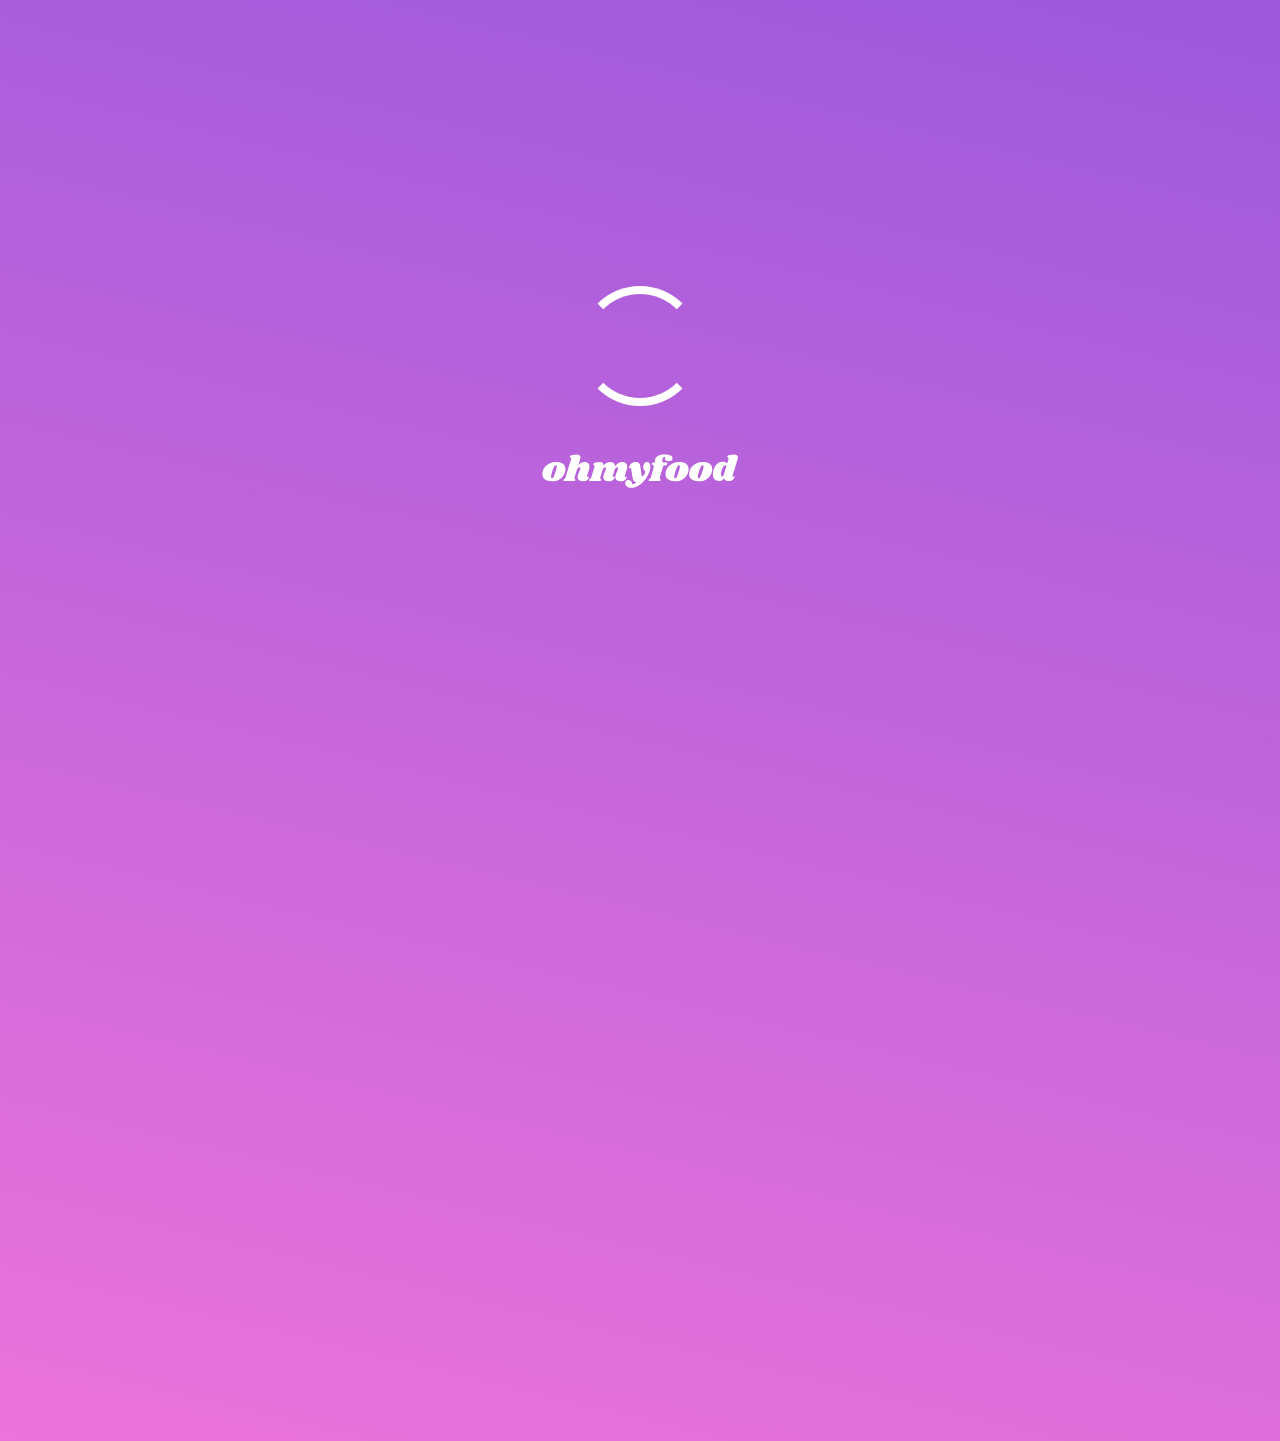
<file: index.html>
<!DOCTYPE html>
<html lang="en">

<head>
    <meta charset="UTF-8">
    <meta http-equiv="X-UA-Compatible" content="IE=edge">
    <meta name="viewport" content="width=device-width, initial-scale=1.0">
    <link rel="preconnect" href="https://fonts.googleapis.com">
    <link rel="preconnect" href="https://fonts.gstatic.com" crossorigin>
    <link href="https://fonts.googleapis.com/css2?family=Roboto:wght@300;500;700;900&family=Shrikhand&display=swap"
        rel="stylesheet">
    <link rel="stylesheet" href="https://cdnjs.cloudflare.com/ajax/libs/font-awesome/6.4.0/css/all.min.css" />
    <link rel="stylesheet" href="css/style.css">
    <title>Document</title>
</head>

<body>
    <div class="loading">
        <div class="spinner"></div>
        <img src="images/logo/ohmyfood@2x.svg" alt="logo ohmyfood">
     </div>
      
        <header>
            <img src="images/logo/ohmyfood.png" alt="logo ohmyfood">
            <div class="banner">
                <i class="fa-solid fa-location-dot"></i>
                <p>Paris, Belleville</p>
            </div>
        </header>
        <main class="main-wrap">
    
            <section>
                <article class="mainTitle">
                    <h1>Réservez le menu qui vous convient</h1>
                    <p>Découvrez des restaurants d’exception, <br> sélectionnés par nos soins.</p>
                    <button class="buttonMenu">Explorer nos restaurants</button>
                </article>
            </section>
    
            <div class="fonctionnement">
                <h2 >Fonctionnement</h2>
                <div class="functionStepWrap">
                    <div class="functionStep">
                        <span>1</span> <i class="fa-solid fa-mobile-screen-button"></i>
                        <p>Choisissez un restaurant</p>
                    </div>
                    <div class="functionStep">
                        <span>2</span> <i class="fa-solid fa-list-ul"></i>
                        <p>Choisissez un restaurant</p>
                    </div>
                    <div class="functionStep">
                        <span>3</span> <i class="fa-solid fa-store"></i>
                        <p>Choisissez un restaurant</p>
                    </div>
                </div>
            </div>
    
            <section class="restaurants">
                <h2>Restaurants</h2>
                <div class="cardRestoWrap">
                    <article class="cardResto">
                        <a href="menu_one.html">
                        <img src="images/restaurants/jay-wennington-N_Y88TWmGwA-unsplash.jpg" alt="assiette de nourriture dans un restaurant">
                         </a>
                        <span>Nouveau</span>
                        <div class="textCard">
                            <div class="cardTitle">
                                <h3>La palette du goût</h3>
                                <label class="heartWrap">
                                    <input type="checkbox">
                                    <i class="fa-solid fa-heart"></i>
                                </label>
                            </div>
                            <p>Ménilmontant</p>
                        </div>
                    </article>
    
                    <article class="cardResto">
                        <a href="menu_two.html">
                            <img src="images/restaurants/stil-u2Lp8tXIcjw-unsplash.jpg" alt="assiette de nourriture dans un restaurant">
                             </a>
                        <span>Nouveau</span>
                        <div class="textCard">
                            <div class="cardTitle">
                                <h3>La note enchantée</h3>
                                <label class="heartWrap">
                                    <input type="checkbox">
                                    <i class="fa-solid fa-heart"></i>
                                </label>
                            </div>
                            <p>Charonne</p>
                        </div>
                    </article>
    
                    <article class="cardResto">
                        <a href="menu_three.html">
                            <img src="images/restaurants/toa-heftiba-DQKerTsQwi0-unsplash.jpg" alt="assiette de nourriture dans un restaurant">
                             </a>
                        <div class="textCard">
                            <div class="cardTitle">
                                <h3>À la française</h3>
                                <label class="heartWrap">
                                    <input type="checkbox">
                                    <i class="fa-solid fa-heart"></i>
                                </label>
                                
                            </div>
                            <p>Cité Rouge</p>
                        </div>
                    </article>
    
                    <article class="cardResto">
                        <a href="menu_four.html">
                            <img src="images/restaurants/louis-hansel-shotsoflouis-qNBGVyOCY8Q-unsplash.jpg" alt="assiette de nourriture dans un restaurant             ">
                             </a>
                        <div class="textCard">
                            <div class="cardTitle">
                                <h3>Le délice des sens</h3>
                                <label class="heartWrap">
                                    <input type="checkbox">
                                    <i class="fa-solid fa-heart"></i>
                                </label>
                            </div>
                            <p>Folie-Méricourt</p>
                        </div>
                    </article>
                </div>
            </section>
    
    
        </main>
        <footer>
            <img src="images/logo/ohmyfood@2x.svg" alt="logo ohmyfood">
            <ul>
                <li><i class="fa-solid fa-utensils"></i>Proposer un restaurant</li>
                <li><i class="fa-solid fa-handshake-angle"></i>Devenir partenaire</li>
                <li>Mentions légales</li>
                <li><a href="mailto:ohmyfood@gmail.com">Contact</a> </li>
            </ul>
        </footer>
    
</body>

</html>
</file>
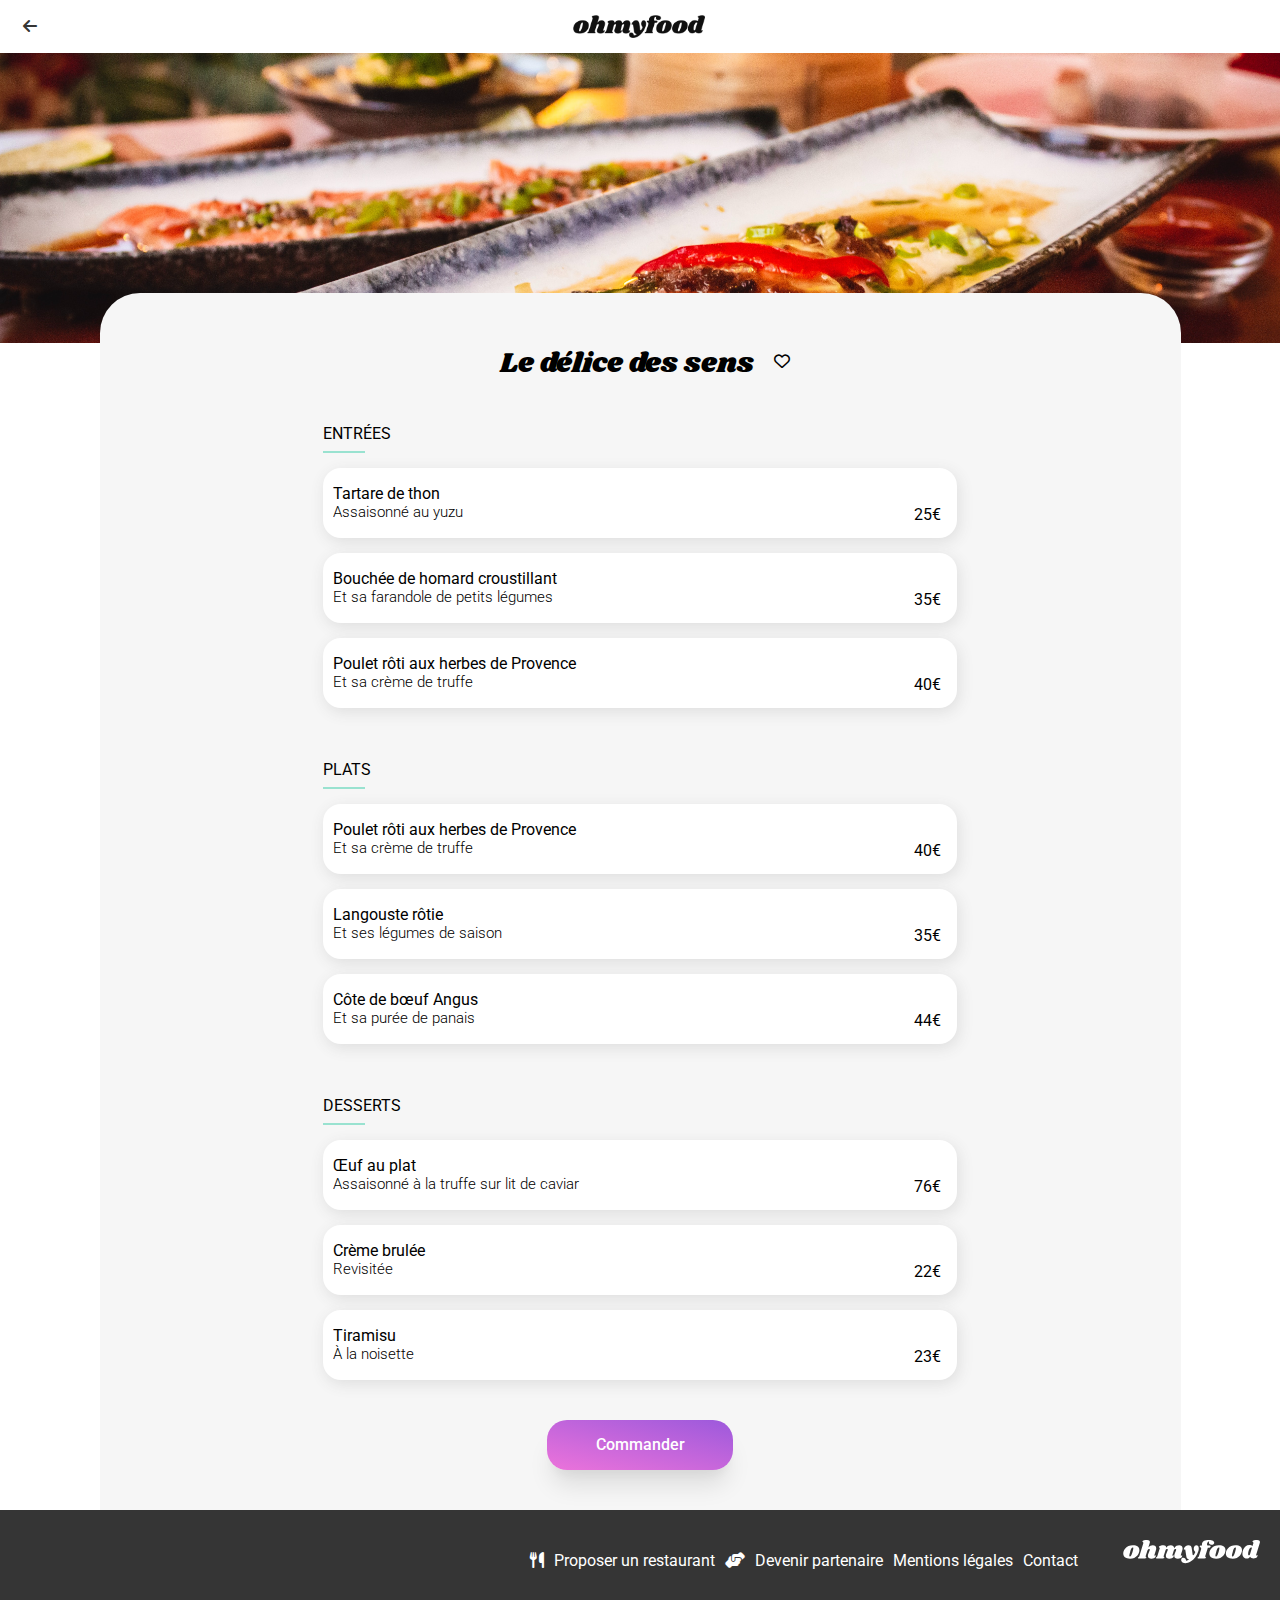
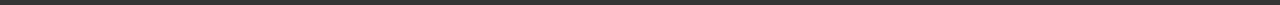
<file: menu_four.html>
<!DOCTYPE html>
<html lang="en">

<head>
    <meta charset="UTF-8">
    <meta http-equiv="X-UA-Compatible" content="IE=edge">
    <meta name="viewport" content="width=device-width, initial-scale=1.0">
    <link rel="preconnect" href="https://fonts.googleapis.com">
    <link rel="preconnect" href="https://fonts.gstatic.com" crossorigin>
    <link href="https://fonts.googleapis.com/css2?family=Roboto:wght@300;500;700;900&family=Shrikhand&display=swap"
        rel="stylesheet">
   <link rel="stylesheet" href="https://cdnjs.cloudflare.com/ajax/libs/font-awesome/6.4.0/css/all.min.css" />
    <link rel="stylesheet" href="css/style.css">
    <title>Document</title>
</head>

<body>
    <header class="headerMenu">
        <a href="index.html"><i class="fa-solid fa-arrow-left"></i></a>
        <img src="images/logo/ohmyfood.png" alt="logo ohmyfood">
    </header>
    <div class="MenuImageFour">
    </div>
    <main class="menuMain">
        <section>
            <article class="tiTleMenu">
                <h1>Le délice des sens</h1>
                <label class="heartWrap">
                    <input type="checkbox">
                    <i class="fa-solid fa-heart"></i>
                </label>
            </article>
        </section>

        <section class="repas">
            <article class="menuOne">

                <h2>ENTRÉES</h2>
                <hr>
                <div class="menuLine">
                    <div class="menuText">
                        <h3>Tartare de thon</h3>
                        <p>Assaisonné au yuzu</p>
                    </div>
                    <p class="menuPrice ">25€</p>
                    <div class="menuIcon">
                        <i class="fa-solid fa-circle-check"></i>
                    </div>
                </div>
                <div class="menuLine">
                    <div class="menuText">
                        <h3>Bouchée de homard croustillant </h3>
                        <p>Et sa farandole de petits légumes</p>
                    </div>
                    <p class="menuPrice ">35€</p>
                    <div class="menuIcon">
                        <i class="fa-solid fa-circle-check"></i>
                    </div>
                </div>
                <div class="menuLine">
                    <div class="menuText">
                        <h3>Poulet rôti aux herbes de Provence </h3>
                        <p>Et sa crème de truffe</p>
                    </div>
                    <p class="menuPrice ">40€</p>
                    <div class="menuIcon">
                        <i class="fa-solid fa-circle-check"></i>
                    </div>
                </div>

            </article>

            <article class="menuTwo">
                <h2>PLATS</h2>
                <hr>
                <div class="menuLine">
                    <div class="menuText">
                        <h3>Poulet rôti aux herbes de Provence </h3>
                        <p>Et sa crème de truffe</p>
                    </div>
                    <p class="menuPrice ">40€</p>
                    <div class="menuIcon">
                        <i class="fa-solid fa-circle-check"></i>
                    </div>
                </div>
                <div class="menuLine">
                    <div class="menuText">
                        <h3>Langouste rôtie </h3>
                        <p>Et ses légumes de saison</p>
                    </div>
                    <p class="menuPrice ">35€</p>
                    <div class="menuIcon">
                        <i class="fa-solid fa-circle-check"></i>
                    </div>
                </div>
                <div class="menuLine">
                    <div class="menuText">
                        <h3>Côte de bœuf Angus </h3>
                        <p>Et sa purée de panais</p>
                    </div>
                    <p class="menuPrice ">44€</p>
                    <div class="menuIcon">
                        <i class="fa-solid fa-circle-check"></i>
                    </div>
                </div>

            </article>

            <article class="menuThree">
                <h2>DESSERTS</h2>
                <hr>
                <div class="menuLine">
                    <div class="menuText">
                        <h3>Œuf au plat</h3>
                        <p>Assaisonné à la truffe sur lit de caviar</p>
                    </div>
                    <p class="menuPrice ">76€</p>
                    <div class="menuIcon">
                        <i class="fa-solid fa-circle-check"></i>
                    </div>
                </div>
                <div class="menuLine">
                    <div class="menuText">
                        <h3>Crème brulée </h3>
                        <p>Revisitée</p>
                    </div>
                    <p class="menuPrice ">22€</p>
                    <div class="menuIcon">
                        <i class="fa-solid fa-circle-check"></i>
                    </div>
                </div>
                <div class="menuLine">
                    <div class="menuText">
                        <h3>Tiramisu </h3>
                        <p>À la noisette</p>
                    </div>
                    <p class="menuPrice ">23€</p>
                    <div class="menuIcon">
                        <i class="fa-solid fa-circle-check"></i>
                    </div>
                </div>
            </article>
        </section>
        <div class="buttonWrap">
            <button class="buttonMenu">Commander</button>
        </div>
    </main>


    <footer class="footMenu">
        <img src="images/logo/ohmyfood@2x.svg" alt="logo ohmyfood">
        <ul>
            <li><i class="fa-solid fa-utensils"></i>Proposer un restaurant</li>
            <li><i class="fa-solid fa-handshake-angle"></i>Devenir partenaire</li>
            <li>Mentions légales</li>
            <li><a href="mailto:ohmyfood@gmail.com">Contact</a> </li>
        </ul>
    </footer>

</body>

</html>
</file>
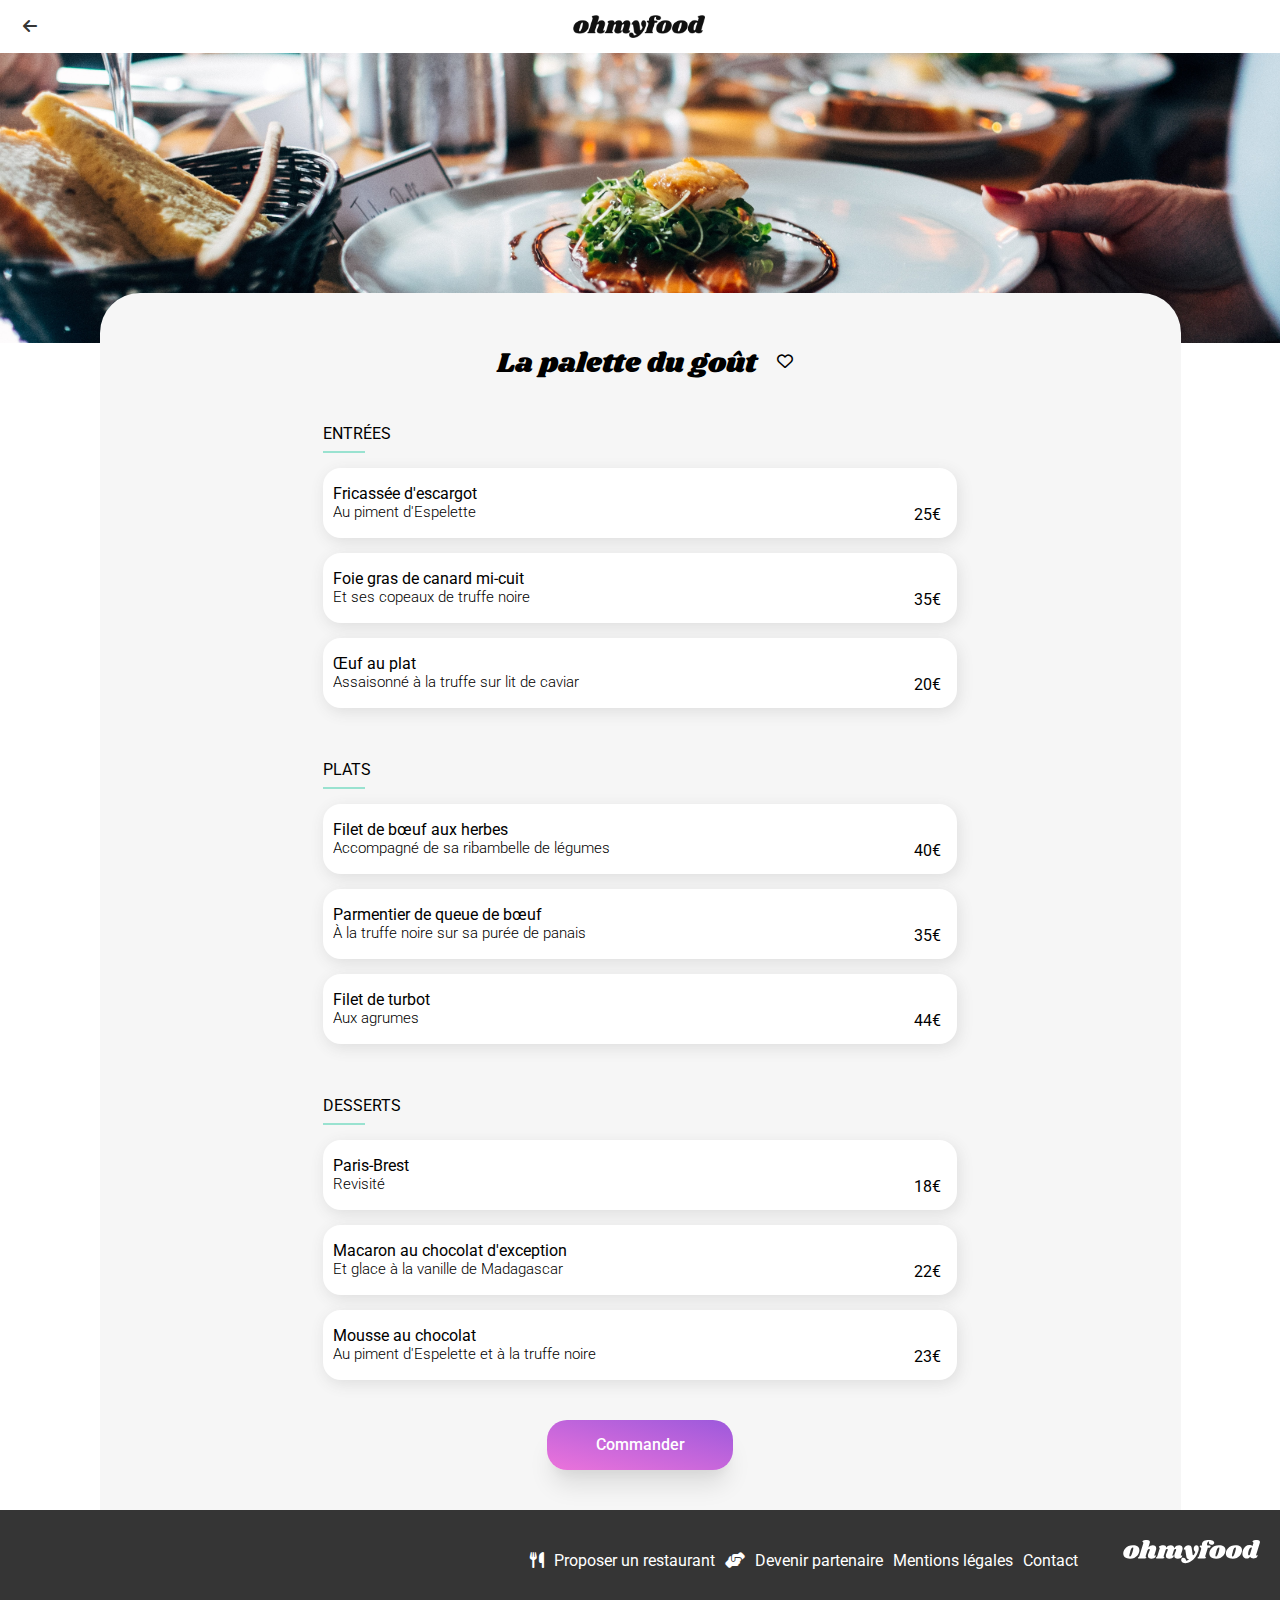
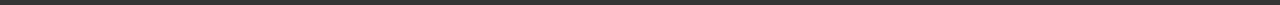
<file: menu_one.html>
<!DOCTYPE html>
<html lang="en">

<head>
    <meta charset="UTF-8">
    <meta http-equiv="X-UA-Compatible" content="IE=edge">
    <meta name="viewport" content="width=device-width, initial-scale=1.0">
    <link rel="preconnect" href="https://fonts.googleapis.com">
    <link rel="preconnect" href="https://fonts.gstatic.com" crossorigin>
    <link href="https://fonts.googleapis.com/css2?family=Roboto:wght@300;500;700;900&family=Shrikhand&display=swap"
        rel="stylesheet">
    <link rel="stylesheet" href="https://cdnjs.cloudflare.com/ajax/libs/font-awesome/6.4.0/css/all.min.css" />
    <link rel="stylesheet" href="css/style.css">
    <title>Document</title>
</head>

<body>
    <header class="headerMenu">
        <a href="index.html"><i class="fa-solid fa-arrow-left"></i></a>
        <img src="images/logo/ohmyfood.png" alt="logo ohmyfood">
    </header>
    <div class="MenuImage">
    </div>
    <main class="menuMain">
        <section>
            <article class="tiTleMenu">
                <h1>La palette du goût</h1>
                <label class="heartWrap">
                    <input type="checkbox">
                    <i class="fa-solid fa-heart"></i>
                </label>
            </article>
        </section>

        <section class="repas">
            <article class="menuOne">

                <h2>ENTRÉES</h2>
                <hr>
                <div class="menuLine">
                    <div class="menuText">
                        <h3>Fricassée d'escargot</h3>
                        <p>Au piment d'Espelette</p>
                    </div>
                    <p class="menuPrice ">25€</p>
                    <div class="menuIcon">
                        <i class="fa-solid fa-circle-check"></i>
                    </div>
                </div>
                <div class="menuLine">
                    <div class="menuText">
                        <h3>Foie gras de canard mi-cuit</h3>
                        <p>Et ses copeaux de truffe noire</p>
                    </div>
                    <p class="menuPrice ">35€</p>
                    <div class="menuIcon">
                        <i class="fa-solid fa-circle-check"></i>
                    </div>
                </div>
                <div class="menuLine">
                    <div class="menuText">
                        <h3>Œuf au plat</h3>
                        <p>Assaisonné à la truffe sur lit de caviar</p>
                    </div>
                    <p class="menuPrice ">20€</p>
                    <div class="menuIcon">
                        <i class="fa-solid fa-circle-check"></i>
                    </div>
                </div>

            </article>

            <article class="menuTwo">
                <h2>PLATS</h2>
                <hr>
                <div class="menuLine">
                    <div class="menuText">
                        <h3>Filet de bœuf aux herbes</h3>
                        <p>Accompagné de sa ribambelle de légumes</p>
                    </div>
                    <p class="menuPrice ">40€</p>
                    <div class="menuIcon">
                        <i class="fa-solid fa-circle-check"></i>
                    </div>
                </div>
                <div class="menuLine">
                    <div class="menuText">
                        <h3>Parmentier de queue de bœuf</h3>
                        <p>À la truffe noire sur sa purée de panais</p>
                    </div>
                    <p class="menuPrice ">35€</p>
                    <div class="menuIcon">
                        <i class="fa-solid fa-circle-check"></i>
                    </div>
                </div>
                <div class="menuLine">
                    <div class="menuText">
                        <h3>Filet de turbot</h3>
                        <p>Aux agrumes</p>
                    </div>
                    <p class="menuPrice ">44€</p>
                    <div class="menuIcon">
                        <i class="fa-solid fa-circle-check"></i>
                    </div>
                </div>

            </article>

            <article class="menuThree">
                <h2>DESSERTS</h2>
                <hr>
                <div class="menuLine">
                    <div class="menuText">
                        <h3>Paris-Brest</h3>
                        <p>Revisité</p>
                    </div>
                    <p class="menuPrice ">18€</p>
                    <div class="menuIcon">
                        <i class="fa-solid fa-circle-check"></i>
                    </div>
                </div>
                <div class="menuLine">
                    <div class="menuText">
                        <h3>Macaron au chocolat d'exception </h3>
                        <p>Et glace à la vanille de Madagascar</p>
                    </div>
                    <p class="menuPrice ">22€</p>
                    <div class="menuIcon">
                        <i class="fa-solid fa-circle-check"></i>
                    </div>
                </div>
                <div class="menuLine">
                    <div class="menuText">
                        <h3>Mousse au chocolat </h3>
                        <p>Au piment d'Espelette et à la truffe noire</p>
                    </div>
                    <p class="menuPrice ">23€</p>
                    <div class="menuIcon">
                        <i class="fa-solid fa-circle-check"></i>
                    </div>
                </div>
            </article>
        </section>
        <div class="buttonWrap">
            <button class="buttonMenu">Commander</button>
        </div>
    </main>


    <footer class="footMenu">
        <img src="images/logo/ohmyfood@2x.svg" alt="logo ohmyfood">
        <ul>
            <li><i class="fa-solid fa-utensils"></i>Proposer un restaurant</li>
            <li><i class="fa-solid fa-handshake-angle"></i>Devenir partenaire</li>
            <li>Mentions légales</li>
            <li><a href="mailto:ohmyfood@gmail.com">Contact</a> </li>
        </ul>
    </footer>

</body>

</html>
</file>
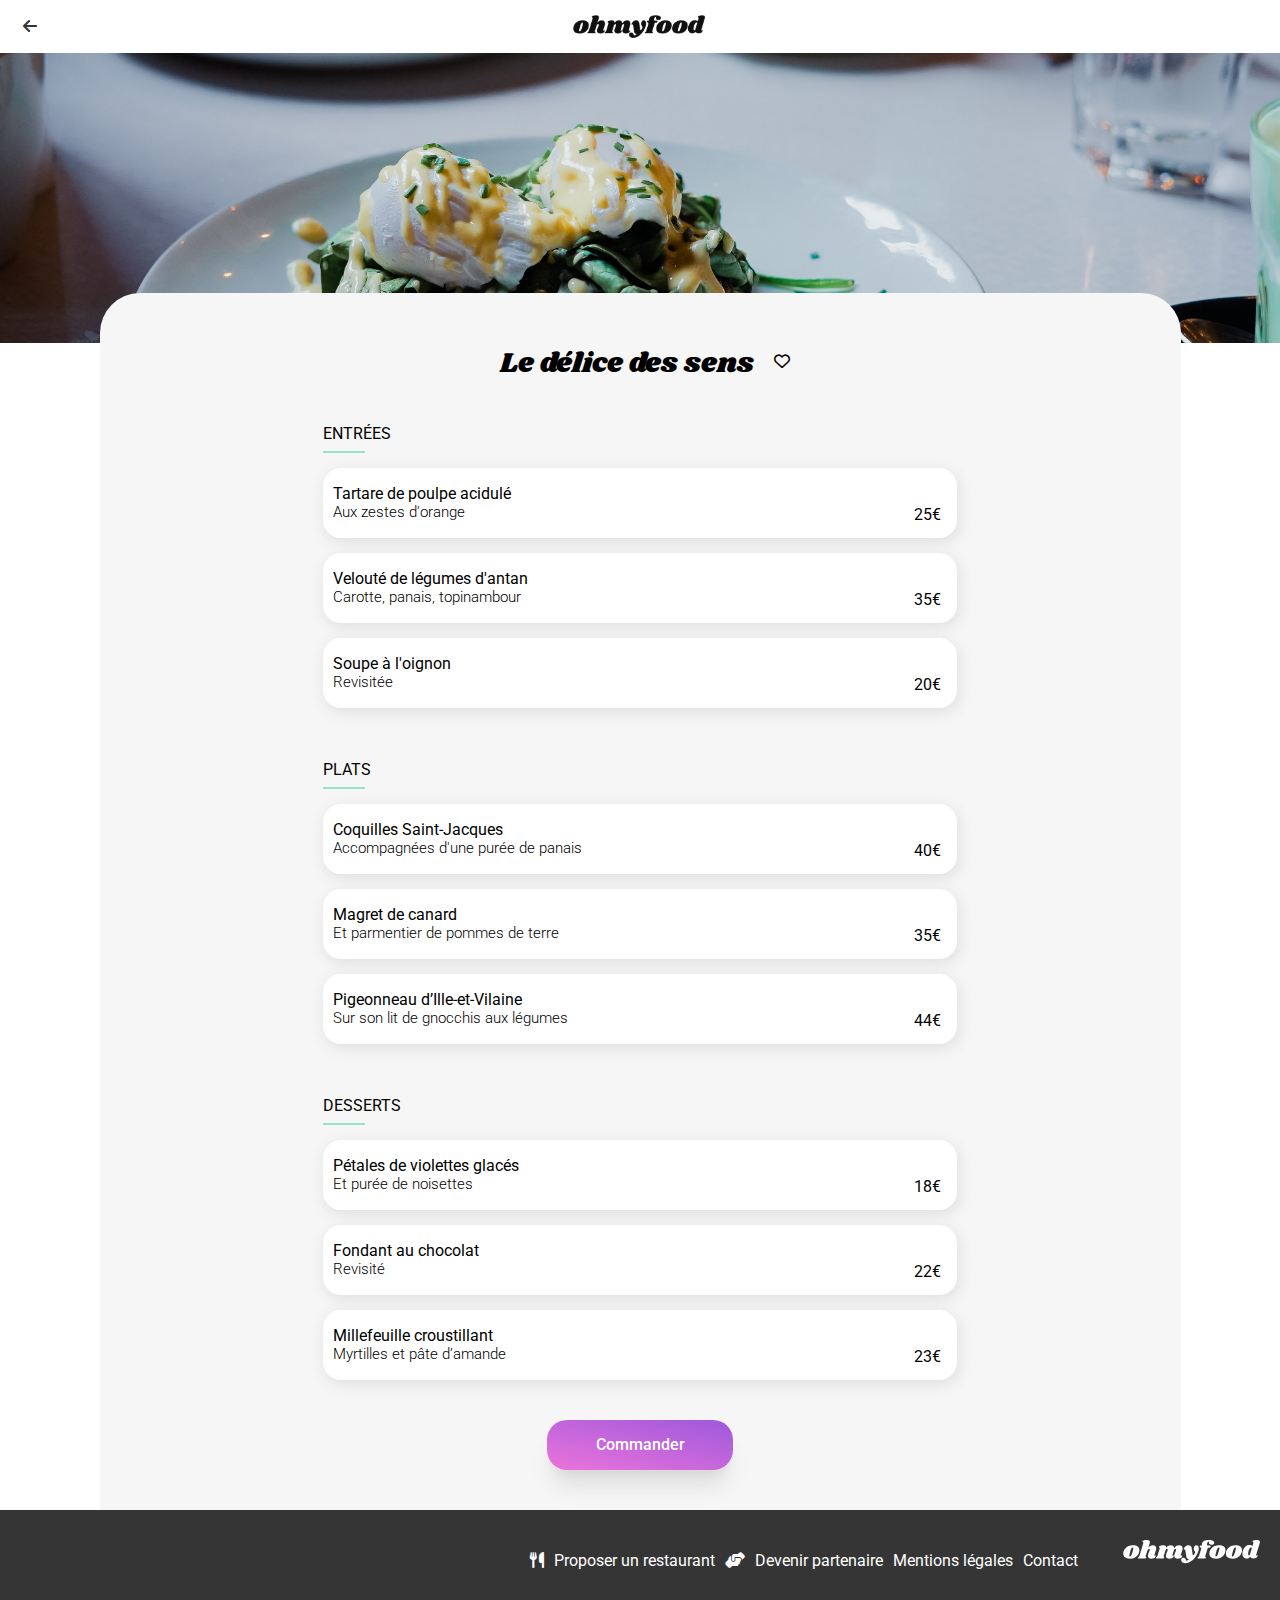
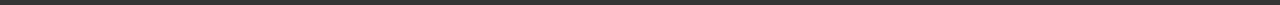
<file: menu_three.html>
<!DOCTYPE html>
<html lang="en">

<head>
    <meta charset="UTF-8">
    <meta http-equiv="X-UA-Compatible" content="IE=edge">
    <meta name="viewport" content="width=device-width, initial-scale=1.0">
    <link rel="preconnect" href="https://fonts.googleapis.com">
    <link rel="preconnect" href="https://fonts.gstatic.com" crossorigin>
    <link href="https://fonts.googleapis.com/css2?family=Roboto:wght@300;500;700;900&family=Shrikhand&display=swap"
        rel="stylesheet">
    <link rel="stylesheet" href="https://cdnjs.cloudflare.com/ajax/libs/font-awesome/6.4.0/css/all.min.css" />
    <link rel="stylesheet" href="css/style.css">
    <title>Document</title>
</head>

<body>
    <header class="headerMenu">
        <a href="index.html"><i class="fa-solid fa-arrow-left"></i></a>
        <img src="images/logo/ohmyfood.png" alt="logo ohmyfood">
    </header>
    <div class="MenuImageThree">
    </div>
    <main class="menuMain">
        <section>
            <article class="tiTleMenu">
                <h1>Le délice des sens</h1>
                <label class="heartWrap">
                    <input type="checkbox">
                    <i class="fa-solid fa-heart"></i>
                </label>
            </article>
        </section>

        <section class="repas">
            <article class="menuOne">

                <h2>ENTRÉES</h2>
                <hr>
                <div class="menuLine">
                    <div class="menuText">
                        <h3>Tartare de poulpe acidulé</h3>
                        <p>Aux zestes d'orange</p>
                    </div>
                    <p class="menuPrice ">25€</p>
                    <div class="menuIcon">
                        <i class="fa-solid fa-circle-check"></i>
                    </div>
                </div>
                <div class="menuLine">
                    <div class="menuText">
                        <h3>Velouté de légumes d'antan</h3>
                        <p>Carotte, panais, topinambour</p>
                    </div>
                    <p class="menuPrice ">35€</p>
                    <div class="menuIcon">
                        <i class="fa-solid fa-circle-check"></i>
                    </div>
                </div>
                <div class="menuLine">
                    <div class="menuText">
                        <h3>Soupe à l'oignon</h3>
                        <p>Revisitée</p>
                    </div>
                    <p class="menuPrice ">20€</p>
                    <div class="menuIcon">
                        <i class="fa-solid fa-circle-check"></i>
                    </div>
                </div>

            </article>

            <article class="menuTwo">
                <h2>PLATS</h2>
                <hr>
                <div class="menuLine">
                    <div class="menuText">
                        <h3>Coquilles Saint-Jacques</h3>
                        <p>Accompagnées d'une purée de panais</p>
                    </div>
                    <p class="menuPrice ">40€</p>
                    <div class="menuIcon">
                        <i class="fa-solid fa-circle-check"></i>
                    </div>
                </div>
                <div class="menuLine">
                    <div class="menuText">
                        <h3>Magret de canard</h3>
                        <p>Et parmentier de pommes de terre</p>
                    </div>
                    <p class="menuPrice ">35€</p>
                    <div class="menuIcon">
                        <i class="fa-solid fa-circle-check"></i>
                    </div>
                </div>
                <div class="menuLine">
                    <div class="menuText">
                        <h3>Pigeonneau d’Ille-et-Vilaine</h3>
                        <p>Sur son lit de gnocchis aux légumes</p>
                    </div>
                    <p class="menuPrice ">44€</p>
                    <div class="menuIcon">
                        <i class="fa-solid fa-circle-check"></i>
                    </div>
                </div>

            </article>

            <article class="menuThree">
                <h2>DESSERTS</h2>
                <hr>
                <div class="menuLine">
                    <div class="menuText">
                        <h3>Pétales de violettes glacés</h3>
                        <p>Et purée de noisettes</p>
                    </div>
                    <p class="menuPrice ">18€</p>
                    <div class="menuIcon">
                        <i class="fa-solid fa-circle-check"></i>
                    </div>
                </div>
                <div class="menuLine">
                    <div class="menuText">
                        <h3>Fondant au chocolat</h3>
                        <p>Revisité</p>
                    </div>
                    <p class="menuPrice ">22€</p>
                    <div class="menuIcon">
                        <i class="fa-solid fa-circle-check"></i>
                    </div>
                </div>
                <div class="menuLine">
                    <div class="menuText">
                        <h3>Millefeuille croustillant</h3>
                        <p>Myrtilles et pâte d’amande</p>
                    </div>
                    <p class="menuPrice ">23€</p>
                    <div class="menuIcon">
                        <i class="fa-solid fa-circle-check"></i>
                    </div>
                </div>
            </article>
        </section>
        <div class="buttonWrap">
            <button class="buttonMenu">Commander</button>
        </div>
    </main>


    <footer class="footMenu">
        <img src="images/logo/ohmyfood@2x.svg" alt="logo ohmyfood">
        <ul>
            <li><i class="fa-solid fa-utensils"></i>Proposer un restaurant</li>
            <li><i class="fa-solid fa-handshake-angle"></i>Devenir partenaire</li>
            <li>Mentions légales</li>
            <li><a href="mailto:ohmyfood@gmail.com">Contact</a> </li>
        </ul>
    </footer>

</body>

</html>
</file>
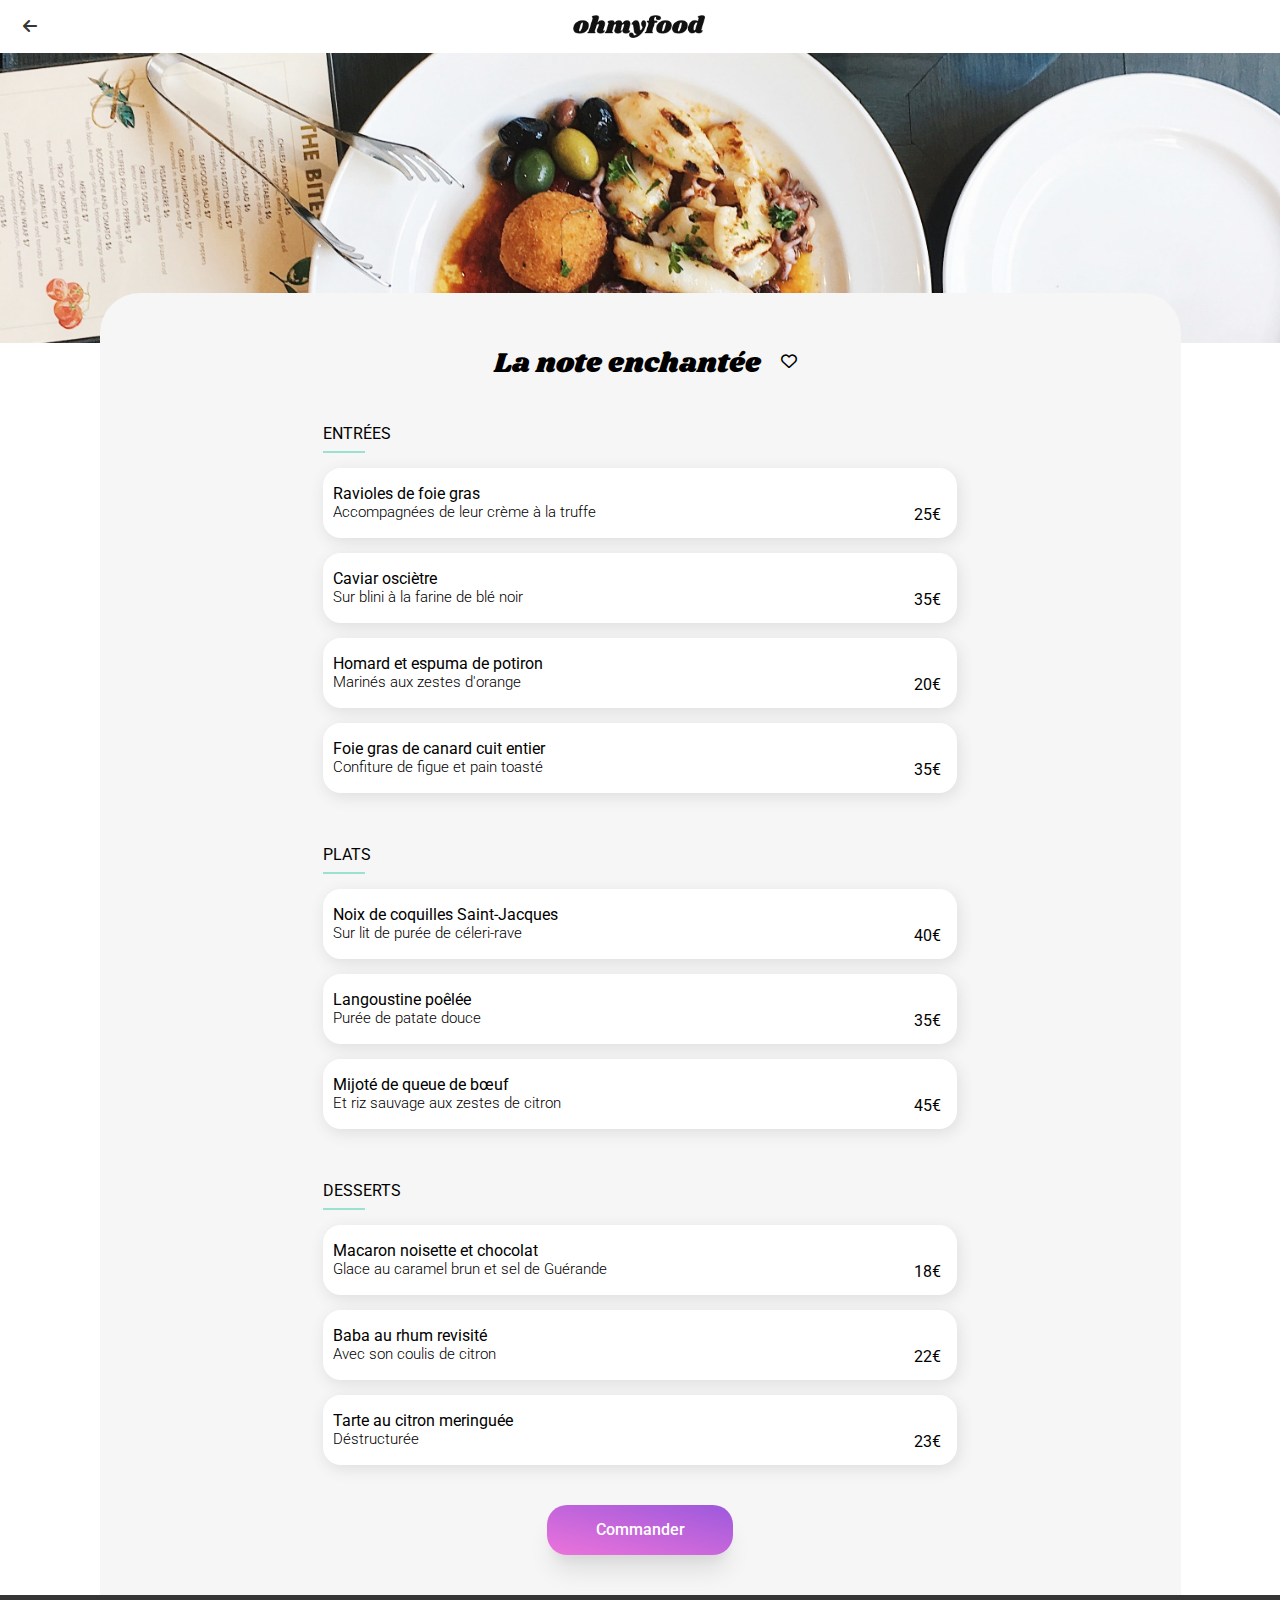
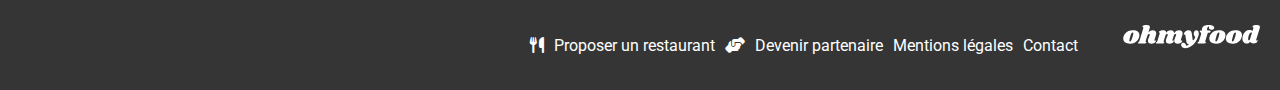
<file: menu_two.html>
<!DOCTYPE html>
<html lang="en">

<head>
    <meta charset="UTF-8">
    <meta http-equiv="X-UA-Compatible" content="IE=edge">
    <meta name="viewport" content="width=device-width, initial-scale=1.0">
    <link rel="preconnect" href="https://fonts.googleapis.com">
    <link rel="preconnect" href="https://fonts.gstatic.com" crossorigin>
    <link href="https://fonts.googleapis.com/css2?family=Roboto:wght@300;500;700;900&family=Shrikhand&display=swap"
        rel="stylesheet">
    <link rel="stylesheet" href="https://cdnjs.cloudflare.com/ajax/libs/font-awesome/6.4.0/css/all.min.css" />
    <link rel="stylesheet" href="css/style.css">
    <title>Document</title>
</head>

<body>
    <header class="headerMenu">
        <a href="index.html"><i class="fa-solid fa-arrow-left"></i></a>
        <img src="images/logo/ohmyfood.png" alt="logo ohmyfood">
    </header>
    <div class="MenuImageTwo">
    </div>
    <main class="menuMain">
        <section>
            <article class="tiTleMenu">
                <h1>La note enchantée</h1>
                <label class="heartWrap">
                    <input type="checkbox">
                    <i class="fa-solid fa-heart"></i>
                </label>
            </article>
        </section>

        <section class="repas">
            <article class="menuOne">

                <h2>ENTRÉES</h2>
                <hr>
                <div class="menuLine">
                    <div class="menuText">
                        <h3>Ravioles de foie gras </h3>
                        <p>Accompagnées de leur crème à la truffe</p>
                    </div>
                    <p class="menuPrice ">25€</p>
                    <div class="menuIcon">
                        <i class="fa-solid fa-circle-check"></i>
                    </div>
                </div>
                <div class="menuLine">
                    <div class="menuText">
                        <h3>Caviar osciètre </h3>
                        <p>Sur blini à la farine de blé noir</p>
                    </div>
                    <p class="menuPrice ">35€</p>
                    <div class="menuIcon">
                        <i class="fa-solid fa-circle-check"></i>
                    </div>
                </div>
                <div class="menuLine">
                    <div class="menuText">
                        <h3>Homard et espuma de potiron</h3>
                        <p>Marinés aux zestes d'orange</p>
                    </div>
                    <p class="menuPrice ">20€</p>
                    <div class="menuIcon">
                        <i class="fa-solid fa-circle-check"></i>
                    </div>
                </div>
                <div class="menuLine">
                    <div class="menuText">
                        <h3>Foie gras de canard cuit entier</h3>
                        <p>Confiture de figue et pain toasté</p>
                    </div>
                    <p class="menuPrice ">35€</p>
                    <div class="menuIcon">
                        <i class="fa-solid fa-circle-check"></i>
                    </div>
                </div>

            </article>

            <article class="menuTwo">
                <h2>PLATS</h2>
                <hr>
                <div class="menuLine">
                    <div class="menuText">
                        <h3>Noix de coquilles Saint-Jacques</h3>
                        <p>Sur lit de purée de céleri-rave</p>
                    </div>
                    <p class="menuPrice ">40€</p>
                    <div class="menuIcon">
                        <i class="fa-solid fa-circle-check"></i>
                    </div>
                </div>
                <div class="menuLine">
                    <div class="menuText">
                        <h3>Langoustine poêlée</h3>
                        <p>Purée de patate douce</p>
                    </div>
                    <p class="menuPrice ">35€</p>
                    <div class="menuIcon">
                        <i class="fa-solid fa-circle-check"></i>
                    </div>
                </div>
                <div class="menuLine">
                    <div class="menuText">
                        <h3>Mijoté de queue de bœuf </h3>
                        <p>Et riz sauvage aux zestes de citron</p>
                    </div>
                    <p class="menuPrice ">45€</p>
                    <div class="menuIcon">
                        <i class="fa-solid fa-circle-check"></i>
                    </div>
                </div>

            </article>

            <article class="menuThree">
                <h2>DESSERTS</h2>
                <hr>
                <div class="menuLine">
                    <div class="menuText">
                        <h3>Macaron noisette et chocolat</h3>
                        <p>Glace au caramel brun et sel de Guérande</p>
                    </div>
                    <p class="menuPrice ">18€</p>
                    <div class="menuIcon">
                        <i class="fa-solid fa-circle-check"></i>
                    </div>
                </div>
                <div class="menuLine">
                    <div class="menuText">
                        <h3>Baba au rhum revisité </h3>
                        <p>Avec son coulis de citron</p>
                    </div>
                    <p class="menuPrice ">22€</p>
                    <div class="menuIcon">
                        <i class="fa-solid fa-circle-check"></i>
                    </div>
                </div>
                <div class="menuLine">
                    <div class="menuText">
                        <h3>Tarte au citron meringuée </h3>
                        <p>Déstructurée</p>
                    </div>
                    <p class="menuPrice ">23€</p>
                    <div class="menuIcon">
                        <i class="fa-solid fa-circle-check"></i>
                    </div>
                </div>
            </article>
        </section>
        <div class="buttonWrap">
            <button class="buttonMenu">Commander</button>
        </div>
    </main>


    <footer class="footMenu">
        <img src="images/logo/ohmyfood@2x.svg" alt="logo ohmyfood">
        <ul>
            <li><i class="fa-solid fa-utensils"></i>Proposer un restaurant</li>
            <li><i class="fa-solid fa-handshake-angle"></i>Devenir partenaire</li>
            <li>Mentions légales</li>
            <li><a href="mailto:ohmyfood@gmail.com">Contact</a> </li>
        </ul>
    </footer>

</body>

</html>
</file>
<file: css/style.css>
html,
body,
div,
span,
applet,
object,
iframe,
h1,
h2,
h3,
h4,
h5,
h6,
p,
blockquote,
pre,
a,
abbr,
acronym,
address,
big,
cite,
code,
del,
dfn,
em,
img,
ins,
kbd,
q,
s,
samp,
small,
strike,
strong,
sub,
sup,
tt,
var,
b,
u,
i,
center,
dl,
dt,
dd,
ol,
ul,
li,
fieldset,
form,
label,
legend,
table,
caption,
tbody,
tfoot,
thead,
tr,
th,
td,
article,
aside,
canvas,
details,
embed,
figure,
figcaption,
footer,
header,
hgroup,
menu,
nav,
output,
ruby,
section,
summary,
time,
mark,
audio,
video {
  margin: 0;
  padding: 0;
  border: 0;
  font: inherit;
  vertical-align: baseline;
  box-sizing: border-box;
}

* {
  caret-color: transparent;
}

ul li {
  list-style-type: none;
}

a {
  text-decoration: none;
  color: #fff;
}

body {
  font-family: "Roboto", sans-serif;
  position: relative;
}

h1 {
  font-size: 1.5rem;
  font-weight: 700;
  text-align: center;
  padding: 20px;
}

header {
  text-align: center;
}
header img {
  width: 162px;
  padding: 15px;
}

.fa-arrow-left {
  color: #353535;
  margin-left: 23px;
}

.banner {
  width: 100%;
  display: flex;
  justify-content: center;
  padding: 20px;
  gap: 10px;
  background-color: #EAEAEA;
  box-shadow: inset 0px 11px 11px -8px rgba(0, 0, 0, 0.25);
}
.banner p {
  font-weight: 500;
  font-size: 16px;
}

.mainTitle {
  text-align: center;
  padding-bottom: 50px;
  background-color: #F6F6F6;
}
.mainTitle p {
  font-size: 18px;
  font-weight: 300;
  margin-bottom: 27px;
}

button {
  padding: 15px;
  border: none;
  border-radius: 20px;
  font-size: 16px;
  font-weight: 500;
  color: #fff;
  background: linear-gradient(193.33deg, #9356DC -11.44%, #FF79DA 123.93%);
  font-family: "Roboto", sans-serif;
  box-shadow: rgba(0, 0, 0, 0.1) 0px 20px 25px -5px, rgba(0, 0, 0, 0.04) 0px 10px 10px -5px;
  transition: all 450ms;
}
button:hover {
  filter: contrast(100%) brightness(110%) drop-shadow(2px 2px 8px rgb(224, 224, 224));
}

.buttonWrap {
  text-align: center;
  padding-bottom: 40px;
}

.buttonWrap button {
  width: 186px;
  height: 50px;
}

/* fonctionnement*/
.fonctionnement {
  display: flex;
  justify-content: center;
  flex-wrap: wrap;
  padding: 0 20px;
}
.fonctionnement h2 {
  font-weight: 700;
  font-size: 1.4rem;
  width: 100%;
  margin-top: 45px;
  padding-left: 10px;
  margin-bottom: 26px;
}

.functionStep {
  display: flex;
  align-items: center;
  justify-content: center;
  gap: 30px;
  background-color: #F6F6F6;
  margin-bottom: 1.25rem;
  border-radius: 1.25rem;
  width: 322.49px;
  height: 72.49px;
  position: relative;
}
.functionStep span {
  background-color: #9356DC;
  color: #fff;
  width: 24px;
  height: 24px;
  display: flex;
  justify-content: center;
  align-items: center;
  border-radius: 50%;
  left: -4%;
  position: absolute;
}

.fa-store {
  color: #9356DC;
}

/* card resto */
.restaurants {
  background-color: #EAEAEA;
  padding: 20px 20px;
}
.restaurants h2 {
  font-weight: 700;
  font-size: 1.4rem;
  margin-left: 3px;
  margin-bottom: 20px;
}

.cardResto {
  position: relative;
  border-top-right-radius: 20px;
  border-top-left-radius: 20px;
  margin-bottom: 40px;
}
.cardResto img {
  width: 100%;
  border-top-right-radius: 20px;
  border-top-left-radius: 20px;
  -o-object-fit: cover;
     object-fit: cover;
  height: 220px;
}
.cardResto span {
  background-color: #99E2D0;
  color: #008766;
  position: absolute;
  width: 80px;
  height: 29px;
  display: flex;
  justify-content: center;
  align-items: center;
  font-size: 0.875rem;
  top: 0;
  right: 0;
  margin-top: 20px;
  margin-right: 30px;
}

.textCard {
  background-color: #fff;
  margin-top: -4px;
  padding: 10px;
  border-bottom-right-radius: 20px;
  border-bottom-left-radius: 20px;
  height: 75px;
  box-shadow: rgba(0, 0, 0, 0.1) 0px 20px 25px -5px, rgba(0, 0, 0, 0.04) 0px 10px 10px -5px;
}
.textCard .titreCardPetit {
  font-weight: 700;
  font-size: 18px;
}
.textCard p {
  font-weight: 300;
  font-size: 1.063rem;
}

/* heart icon code */
.heartWrap input[type=checkbox] {
  display: none;
}

.fa-heart {
  font-weight: 500;
}

.heartWrap input[type=checkbox]:checked ~ i {
  font-weight: 900;
  background: linear-gradient(193.33deg, #9356DC -11.44%, #FF79DA 123.93%);
  -webkit-background-clip: text;
  -webkit-text-fill-color: transparent;
}

/* heart icon code */
.cardTitle {
  display: flex;
  justify-content: space-between;
}

.fa-heart {
  margin-top: 8px;
  margin-right: 10px;
}

footer {
  background-color: #353535;
  color: #fff;
  padding: 20px;
}
footer img {
  filter: invert(100%) sepia(54%) saturate(2%) hue-rotate(34deg) brightness(114%) contrast(101%);
  width: 137px;
  height: 27px;
  margin-bottom: 20px;
}
footer ul li {
  margin-bottom: 15px;
}

.fa-utensils,
.fa-handshake-angle {
  margin-right: 10px;
}

functionStepWrap {
  width: 100%;
  display: flex;
}

@media screen and (min-width: 1024px) {
  header,
  .mainTitle {
    width: 100%;
    margin: 0 auto;
  }
  .banner {
    box-shadow: none;
  }
  .fonctionnement {
    max-width: 1440px;
    display: flex;
    justify-content: center;
    flex-wrap: wrap;
    margin: 30px auto;
    padding: 0;
    background-color: #fff;
  }
  .fonctionnement h2 {
    max-width: 1100px;
    margin: 30px auto;
  }
  .functionStepWrap {
    display: flex;
    max-width: 100%;
  }
  .functionStep {
    width: 20.156rem;
    position: relative;
    margin-right: 20px;
    margin-left: 20px;
  }
  .functionStep span {
    left: -13px;
  }
  .restaurants {
    width: 100%;
    padding: 0;
  }
  .restaurants h2 {
    max-width: 1100px;
    margin: 30px auto;
    padding: 30px 0 0 10px;
  }
  .cardRestoWrap {
    display: flex;
    flex-wrap: wrap;
    max-width: 1100px;
    margin: 0 auto;
    justify-content: space-between;
    padding: 0 10px 0 10px;
  }
  .cardResto {
    width: 31.166rem;
  }
  footer {
    width: 100%;
    display: flex;
    margin: 0 auto;
    flex-direction: row-reverse;
    align-items: end;
  }
  footer ul {
    display: flex;
    justify-content: space-around;
    margin-right: 35px;
  }
  footer ul li {
    margin-right: 10px;
  }
  footer img {
    margin-top: 8px;
  }
  .spinner {
    margin-top: 1000px;
  }
  .loading img {
    margin-top: 1000px;
  }
}
@media only screen and (min-width: 550px) and (max-width: 1024px) {
  .cardRestoWrap {
    display: flex;
    flex-wrap: wrap;
    max-width: 1100px;
    margin: 0 auto;
    justify-content: space-between;
    padding: 0 10px 0 10px;
  }
  .restaurants h2 {
    margin-left: 6px;
  }
  .cardResto {
    position: relative;
    border-top-right-radius: 20px;
    border-top-left-radius: 20px;
    margin-bottom: 40px;
    width: 50%;
    padding: 20px;
  }
  .spinner {
    margin-top: 550px;
  }
  .loading img {
    margin-top: 1000px;
  }
}
@media only screen and (max-width: 549px) {
  .cardResto {
    width: 100%;
  }
}
@media only screen and (max-width: 350px) {
  .functionStep {
    width: 280.49px;
  }
}
/*------------------- Menus Styles ----------------------*/
header {
  background-color: #fff;
}

.headerMenu {
  display: flex;
  align-items: center;
}
.headerMenu img {
  margin-right: auto;
  margin-left: -40px;
}
.headerMenu a {
  margin-right: auto;
}

.MenuImage {
  width: 100%;
  height: 290px;
  background-image: url("../images/restaurants/jay-wennington-N_Y88TWmGwA-unsplash.jpg");
  background-size: cover;
  background-position: center right;
}

.MenuImageTwo {
  width: 100%;
  height: 290px;
  background-image: url("../images/restaurants/stil-u2Lp8tXIcjw-unsplash.jpg");
  background-size: cover;
  background-position: center right;
}

.MenuImageThree {
  width: 100%;
  height: 290px;
  background-image: url("../images/restaurants/toa-heftiba-DQKerTsQwi0-unsplash.jpg");
  background-size: cover;
  background-position: center;
}

.MenuImageFour {
  width: 100%;
  height: 290px;
  background-image: url("../images/restaurants/louis-hansel-shotsoflouis-qNBGVyOCY8Q-unsplash.jpg");
  background-size: cover;
  background-position: center right;
}

.menuMain {
  background-color: #F6F6F6;
  padding: 0 13px;
  border-top-right-radius: 40px;
  border-top-left-radius: 40px;
  position: relative;
  bottom: 50px;
  max-width: 1055px;
  margin: 0 auto -50px auto;
}

.tiTleMenu {
  display: flex;
  align-items: center;
  justify-content: center;
}
.tiTleMenu H1 {
  font-family: "Shrikhand", cursive;
  font-weight: 400;
  font-size: 28px;
  margin: 30px 0 20px 0;
}

.repas {
  max-width: 634px;
  margin: 0 auto;
}

.titleMinRepas {
  font-weight: 300;
  font-size: 16px;
  text-overflow: ellipsis;
  overflow: hidden;
}

hr {
  border: 1px solid #99E2D0;
  width: 40px;
  margin-right: 100%;
}

/*------------------- Menu check ----------------------*/
.menuLine {
  height: 70px;
  width: 100%;
  display: flex;
  justify-content: flex-start;
  align-items: center;
  margin-top: 15px;
  padding-left: 5px;
  background-color: white;
  border-radius: 18px;
  overflow: hidden;
  box-shadow: 2px 4px 15px #dedede;
  transition: 300ms ease-in-out;
}

.menuText {
  display: flex;
  flex-direction: column;
  justify-content: space-around;
  flex: 1;
  padding: 5px;
  white-space: nowrap;
  text-overflow: ellipsis;
  overflow: hidden;
}
.menuText p {
  overflow: hidden;
  white-space: nowrap;
  text-overflow: ellipsis;
  font-weight: 300;
  font-size: 15.04px;
}

.menuText h3 {
  overflow: hidden;
  white-space: nowrap;
  text-overflow: ellipsis;
}

.menuPrice {
  display: flex;
  align-items: flex-end;
  height: 90%;
  margin-bottom: 20px;
}

.menuIcon {
  height: 100%;
  background-color: #99e2d0;
  width: 4em;
  margin-right: -4em;
  margin-left: 1em;
  display: flex;
  justify-content: center;
  align-items: center;
  transition-duration: 0.8s;
}

.fa-circle-check {
  width: 20px;
  height: 20px;
  color: white;
}

.menuLine:hover .menuIcon {
  margin-right: 0em;
}

/*------------------- animations ----------------------*/
.menuOne {
  animation: menu-load 600ms ease-in 100ms;
  margin-bottom: 52px;
}

.menuTwo {
  animation: menu-load 900ms ease-in 100ms;
  margin-bottom: 52px;
}

.menuThree {
  animation: menu-load 1200ms ease-in 100ms;
  margin-bottom: 40px;
}

@keyframes menu-load {
  0% {
    transform: translateY(-40%);
    opacity: 0;
  }
  100% {
    transform: translateY(0);
    opacity: 1;
  }
}
.loading {
  background: linear-gradient(193.33deg, #9356DC -11.44%, #FF79DA 123.93%);
  display: flex;
  width: 100%;
  height: 100%;
  align-items: center;
  justify-content: center;
  opacity: 100%;
  position: absolute;
  z-index: 5;
  align-items: center;
  animation: load 2s ease-out 1 forwards;
}
.loading .spinner {
  height: 120px;
  width: 120px;
  border: 8px solid;
  border-color: white transparent white transparent;
  border-radius: 50%;
  animation: spin 1.2s linear infinite;
  margin-bottom: 1750px;
  position: fixed;
}
@keyframes spin {
  to {
    transform: rotate(360deg);
  }
}

.loading img {
  margin-bottom: 1500px;
  filter: invert(100%) sepia(54%) saturate(2%) hue-rotate(34deg) brightness(114%) contrast(101%);
  position: fixed;
  animation: blink 0.9s linear infinite;
}

@keyframes blink {
  50% {
    opacity: 0;
  }
}
@keyframes load {
  0% {
    opacity: 100%;
  }
  65% {
    opacity: 85%;
  }
  80% {
    opacity: 75%;
  }
  95% {
    opacity: 0%;
    z-index: 100;
  }
  100% {
    z-index: -200;
    opacity: 0;
    display: none;
  }
}/*# sourceMappingURL=style.css.map */
</file>
